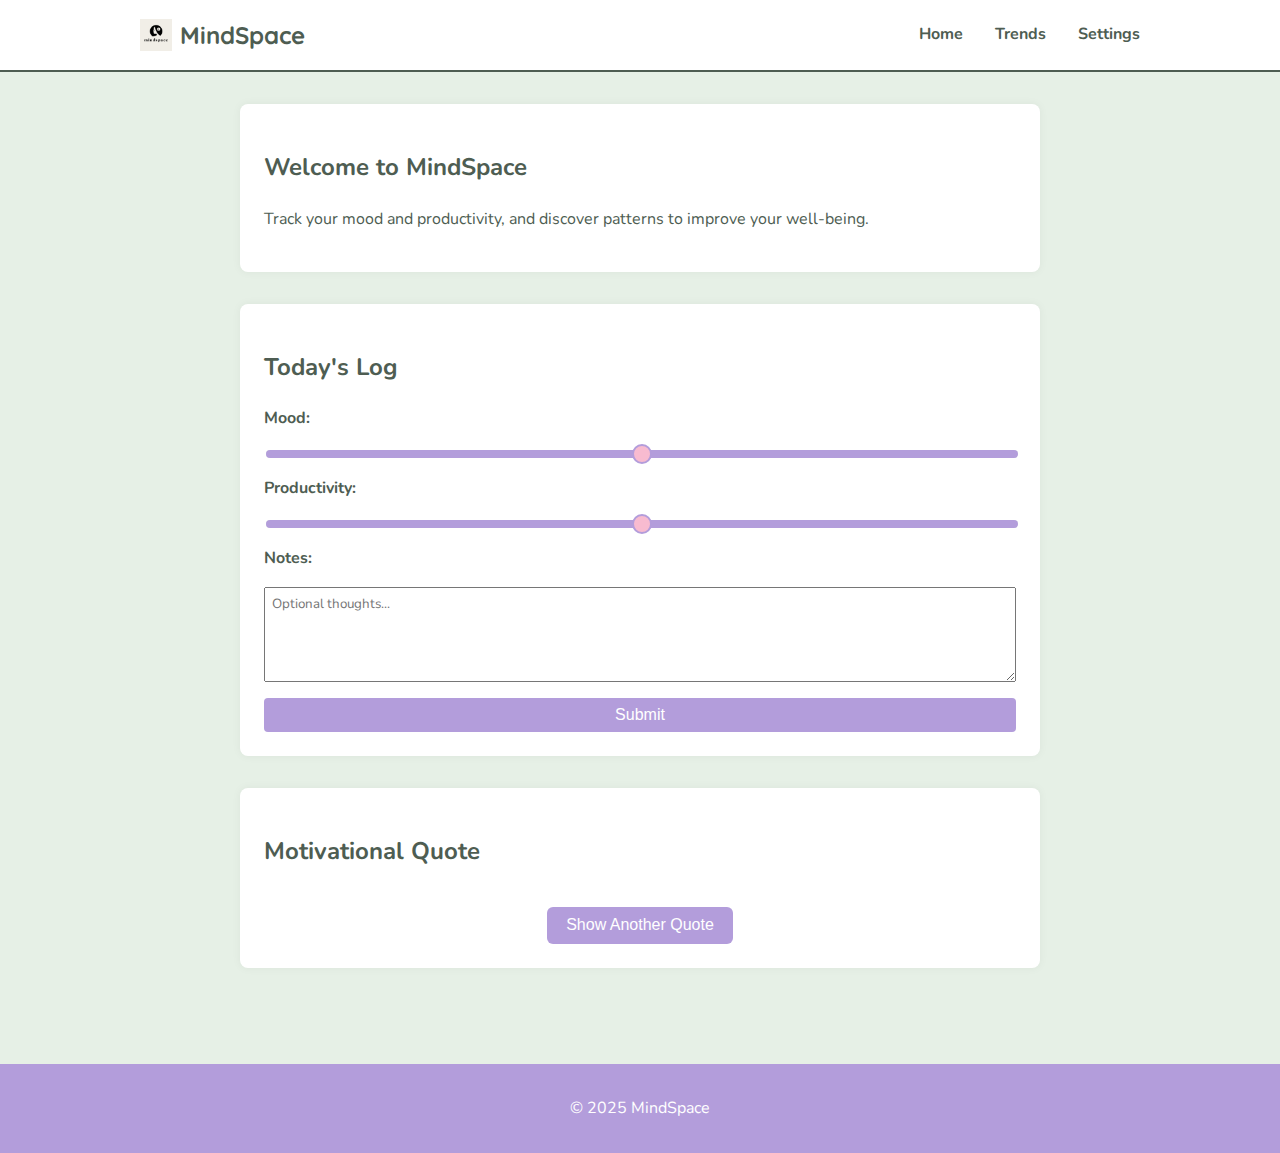
<file: index.html>
<!DOCTYPE html>
<html lang="en">

<head>
  <meta charset="UTF-8" />
  <meta name="viewport" content="width=device-width, initial-scale=1.0" />
  <title>MindSpace</title>
  <link rel="stylesheet" href="styles.css" />
  <script type="module" src="site-plan.js" defer></script>
</head>

<body>
  <header>
  <div class="header-container">
    <div class="brand">
      <img src="images/logo.png" alt="MindSpace Logo" />
      <h1>MindSpace</h1>
    </div>
    <nav>
  <a href="index.html">Home</a>
  <a href="trends.html">Trends</a>
      <a href="#">Settings</a>
    </nav>
  </div>
</header>

  <main>
    <section class="welcome">
      <h2>Welcome to MindSpace</h2>
      <p>Track your mood and productivity, and discover patterns to improve your well-being.</p>
    </section>

    <section class="log-form">
      <h2>Today's Log</h2>
      <form id="entryForm">
        <label for="mood">Mood:</label>
        <input type="range" id="mood" name="mood" min="1" max="5" required />

        <label for="productivity">Productivity:</label>
        <input type="range" id="productivity" name="productivity" min="1" max="5" required />

        <label for="notes">Notes:</label>
        <textarea id="notes" name="notes" placeholder="Optional thoughts..."></textarea>

        <button type="submit">Submit</button>
      </form>
    </section>

  <section class="quote">
  <h2>Motivational Quote</h2>
  <div class="quote-container">
  <div id="quote-box"></div>
  </div>
  <button onclick="showRandomQuote()">Show Another Quote</button>
</section>
  </main>

  <footer>
    <p>&copy; 2025 MindSpace</p>
  </footer>
</body>

</html>
</file>
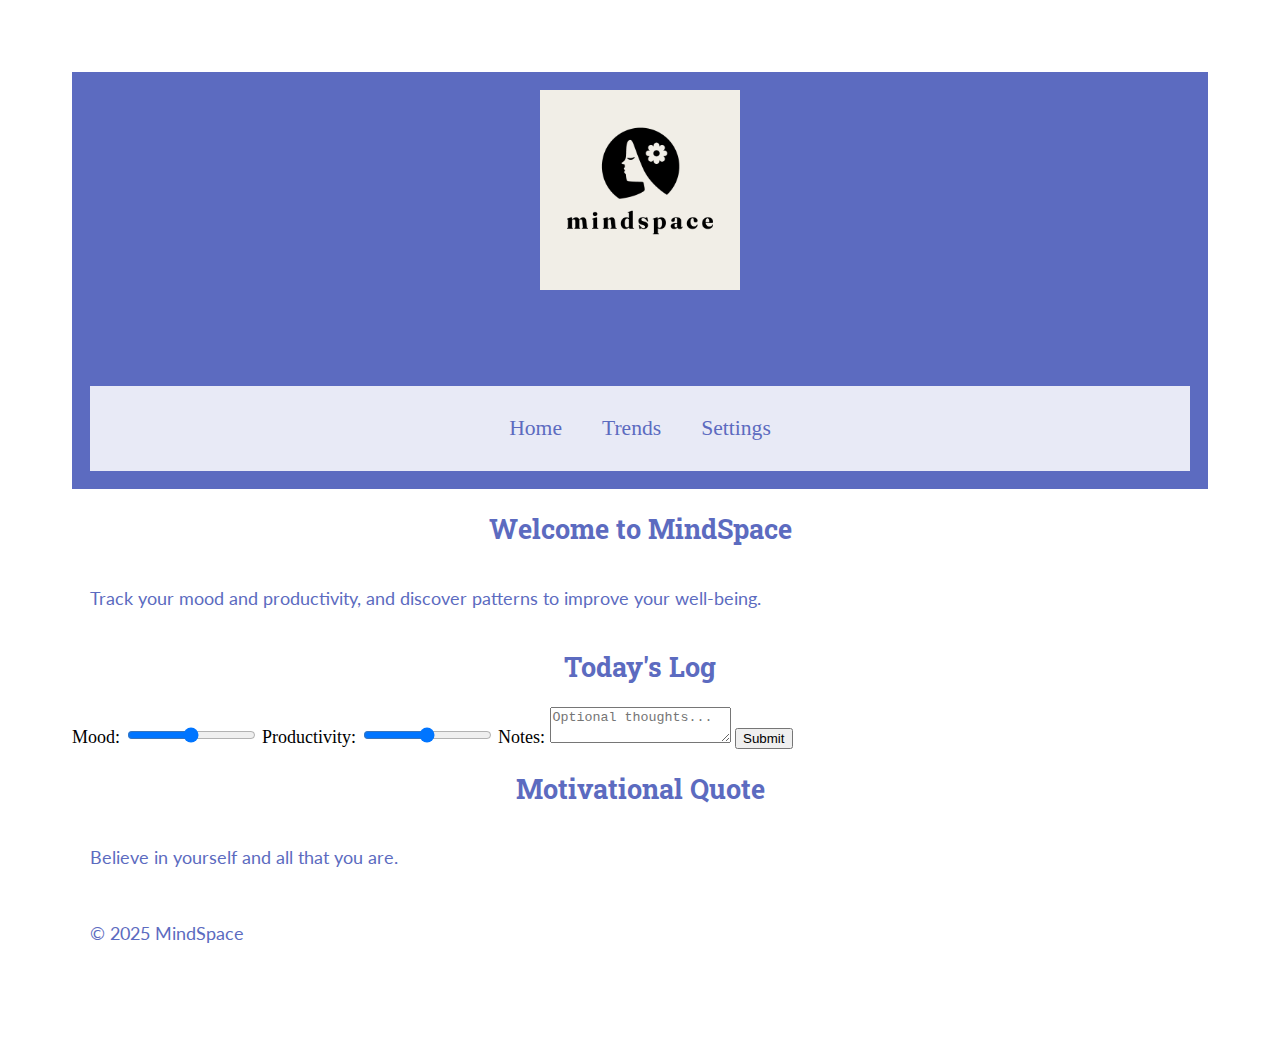
<file: site-plan.html>
<!DOCTYPE html>
<html lang="en">

<head>
  <meta charset="UTF-8" />
  <meta name="viewport" content="width=device-width, initial-scale=1.0" />
  <title>MindSpace</title>
  <link rel="stylesheet" href="site-plan.css" />
  <script type="module" src="site-plan.js" defer></script>
</head>

<body>
  <header>
  <div class="header-container">
    <div class="brand">
      <img src="logo.png" alt="MindSpace Logo" />
      <h1>MindSpace</h1>
    </div>
    <nav>
      <a href="#">Home</a>
      <a href="#">Trends</a>
      <a href="#">Settings</a>
    </nav>
  </div>
</header>

  <main>
    <section class="welcome">
      <h2>Welcome to MindSpace</h2>
      <p>Track your mood and productivity, and discover patterns to improve your well-being.</p>
    </section>

    <section class="log-form">
      <h2>Today's Log</h2>
      <form id="entryForm">
        <label for="mood">Mood:</label>
        <input type="range" id="mood" name="mood" min="1" max="5" required />

        <label for="productivity">Productivity:</label>
        <input type="range" id="productivity" name="productivity" min="1" max="5" required />

        <label for="notes">Notes:</label>
        <textarea id="notes" name="notes" placeholder="Optional thoughts..."></textarea>

        <button type="submit">Submit</button>
      </form>
    </section>

    <section class="quote">
      <h2>Motivational Quote</h2>
      <p id="quoteDisplay">"You are stronger than you think."</p>
    </section>
  </main>

  <footer>
    <p>&copy; 2025 MindSpace</p>
  </footer>
</body>

</html>
</file>
<file: styles.css>
/* Google Fonts */
@import url('https://fonts.googleapis.com/css2?family=Nunito:wght@400;600&family=Quicksand:wght@500;700&display=swap');

:root {
  /* Lavender and sage palette */
  --primary-color: #b39ddb;
  --secondary-color: #e6f0e6;
  --accent-color: #f8bbd0;
  --dark-color: #4e5d52;

  --heading-font: 'Quicksand', sans-serif;
  --body-font: 'Nunito', sans-serif;
}


/* Base styles */
body {
  font-family: var(--body-font);
  margin: 0;
  padding: 0;
  background-color: var(--secondary-color);
  color: var(--dark-color);
  line-height: 1.6;
}

/* Header and navigation layout */
header {
  background-color: white;
  border-bottom: 2px solid var(--dark-color);
  padding: 1em 0;
}

.header-container {
  display: flex;
  justify-content: space-between;
  align-items: center;
  max-width: 1000px;
  margin: 0 auto;
  padding: 0 1em;
}

.brand {
  display: flex;
  align-items: center;
  gap: 0.5em;
}

.brand img {
  height: 32px;
}

.brand h1 {
  font-family: var(--heading-font);
  font-size: 1.5em;
  margin: 0;
  color: var(--dark-color);
}

nav {
  display: flex;
  gap: 2em;
}

nav a {
  color: var(--dark-color);
  text-decoration: none;
  font-weight: bold;
  font-family: var(--body-font);
}

nav a:hover {
  color: var(--accent-color);
}

/* Main content layout */
main {
  padding: 2em;
  max-width: 800px;
  margin: 0 auto;
}

section,
.welcome,
.log-form,
.quote {
  background: white;
  padding: 1.5em;
  margin-bottom: 2em;
  border-radius: 8px;
  box-shadow: 0 0 10px rgba(0, 0, 0, 0.05);
}

.quote-container {
  display: flex;
  flex-direction: column;
  align-items: center;
  gap: 1em;
  margin-top: 1em;
}

#quote-box img {
  width: 300px;
  max-width: 100%;
  height: auto;
  border-radius: 8px;
  box-shadow: 0 2px 8px rgba(0, 0, 0, 0.1);
}

.quote-container button {
  background-color: var(--primary-color);
  color: white;
  padding: 0.6em 1.2em;
  border: none;
  border-radius: 6px;
  font-size: 1em;
  cursor: pointer;
  transition: 0.3s ease;
}
.quote button {
  display: block;
  margin: 1em auto 0 auto;
  background-color: var(--primary-color);
  color: white;
  padding: 0.6em 1.2em;
  border: none;
  border-radius: 6px;
  font-size: 1em;
  cursor: pointer;
}

.quote button:hover {
  background-color: var(--accent-color);
  color: var(--dark-color);
}

.quote-container button:hover {
  background-color: var(--accent-color);
  color: var(--dark-color);
}

/* Forms */
form {
  display: flex;
  flex-direction: column;
  gap: 1em;
}

label {
  font-weight: bold;
}

input[type="range"] {
  width: 100%;
}

textarea {
  resize: vertical;
  min-height: 80px;
  padding: 0.5em;
  font-family: var(--body-font);
}

/* Buttons */
button {
  background-color: var(--primary-color);
  color: white;
  padding: 0.5em 1em;
  border: none;
  border-radius: 4px;
  font-size: 1em;
  cursor: pointer;
}

button:hover {
  background-color: var(--accent-color);
  color: var(--dark-color);
}

/* Time filter buttons */
.filter-buttons {
  display: flex;
  justify-content: center;
  gap: 1em;
  margin-bottom: 1em;
}

.filter-buttons button {
  background-color: var(--accent-color);
  color: var(--dark-color);
  border: none;
  padding: 0.5em 1em;
  border-radius: 4px;
  font-weight: bold;
  cursor: pointer;
}

.filter-buttons button:hover {
  background-color: var(--primary-color);
  color: white;
}

/* Graph placeholder */
.graph {
  height: 200px;
  background-color: var(--secondary-color);
  border: 2px dashed var(--primary-color);
  display: flex;
  align-items: center;
  justify-content: center;
  color: var(--dark-color);
  font-style: italic;
  margin-bottom: 2em;
}

/* Entry cards */
.entry-card {
  border: 1px solid var(--secondary-color);
  border-left: 4px solid var(--primary-color);
  padding: 1em;
  margin-bottom: 1em;
  background-color: white;
  border-radius: 4px;
}

.entry-card h3 {
  margin-top: 0;
  font-size: 1.1em;
  color: var(--primary-color);
}

.entry-card p {
  margin: 0.3em 0;
}

/* Tip of the day */
.tip-box {
  background-color: var(--accent-color);
  color: var(--dark-color);
  padding: 1em;
  border-radius: 6px;
  font-style: italic;
  box-shadow: 0 2px 4px rgba(0, 0, 0, 0.1);
}

/* Footer */
footer {
  text-align: center;
  padding: 1em;
  background-color: var(--primary-color);
  color: white;
  margin-top: 2em;
}

/* Responsive adjustments */
@media (max-width: 768px) {
  nav {
    flex-direction: column;
    align-items: flex-end;
    gap: 1em;
    margin-top: 1em;
  }

  .header-container {
    flex-direction: column;
    align-items: flex-start;
  }

  main {
    padding: 1em;
  }

}
/* Custom Slider Styling */
input[type="range"] {
  -webkit-appearance: none;
  width: 100%;
  height: 8px;
  background: var(--secondary-color);
  border-radius: 4px;
  outline: none;
  transition: background 0.3s ease;
  cursor: pointer;
}

/* WebKit browsers (Chrome, Safari) */
input[type="range"]::-webkit-slider-runnable-track {
  height: 8px;
  background: var(--primary-color); /* lavender track */
  border-radius: 4px;
}

input[type="range"]::-webkit-slider-thumb {
  -webkit-appearance: none;
  height: 20px;
  width: 20px;
  border-radius: 50%;
  background: var(--accent-color); /* pinkish thumb */
  border: 2px solid var(--primary-color);
  margin-top: -6px; /* aligns the thumb with the track */
  transition: background 0.3s ease;
}
</file>
<file: site-plan.css>
/* Google Fonts: Roboto Slab for headings, Lato for body */
@import url("https://fonts.googleapis.com/css2?family=Roboto+Slab&family=Lato&display=swap");

:root {
  /* Updated color palette */
  --primary-color: #5c6bc0;
  --secondary-color: #e8eaf6;
  --accent1-color: #ffb74d;
  --accent2-color: #263238;

  /* Font family */
  --heading-font: "Roboto Slab", serif;
  --paragraph-font: "Lato", Helvetica, sans-serif;

  /* Derived styles */
  --headline-color-on-white: var(--primary-color);
  --headline-color-on-color: white;
  --paragraph-color-on-white: var(--primary-color);
  --paragraph-color-on-color: white;
  --paragraph-background-color: var(--primary-color);
  --nav-link-color: var(--primary-color);
  --nav-background-color: var(--secondary-color);
  --nav-hover-link-color: white;
  --nav-hover-background-color: var(--primary-color);
}

/* Layout */
body {
  max-width: 1200px;
  margin: 0 auto;
  padding: 4em;
  font-size: 18px;
}
img {
  display: block;
  margin: 0 auto;
}

/* Headings */
h1, h2, h3, h4, h5, h6 {
  font-family: var(--heading-font);
  color: var(--headline-color-on-white);
}
h2 {
  text-align: center;
}

/* Horizontal Rule */
hr {
  height: 3px;
  margin: 35px 0;
  background: var(--accent1-color);
}

/* Header */
header {
  padding: 1em;
  text-align: center;
  color: var(--paragraph-color-on-color);
  background-color: var(--paragraph-background-color);
}
header > h1,
header > h2 {
  color: var(--headline-color-on-color);
}

/* Paragraphs */
p {
  font-family: var(--paragraph-font);
  color: var(--paragraph-color-on-white);
  padding: 1em;
}
p.colored {
  background-color: var(--paragraph-background-color);
  color: var(--paragraph-color-on-color);
}

/* Color Table */
.colors {
  width: 100%;
  min-width: 350px;
  margin: 30px auto;
  text-align: center;
}
.colors th {
  background-color: #999;
}
.colors td {
  width: 25%;
  height: 3em;
}
.primary {
  background-color: var(--primary-color);
}
.secondary {
  background-color: var(--secondary-color);
}
.accent1 {
  background-color: var(--accent1-color);
}
.accent2 {
  background-color: var(--accent2-color);
}

/* Navigation */
nav {
  background-color: var(--nav-background-color);
  line-height: 3em;
  text-align: center;
  font-size: 1.2em;
  display: flex;
  justify-content: center;
}
nav a {
  padding: 10px 20px;
  text-decoration: none;
}
nav a:link,
nav a:visited {
  color: var(--nav-link-color);
}
nav a:hover {
  color: var(--nav-hover-link-color);
  background-color: var(--nav-hover-background-color);
}

/* Sitemap grid (used if necessary) */
.sitemap {
  display: grid;
  justify-content: center;
  grid-template-columns: repeat(6, 15%);
  grid-template-rows: 3em 1.5em 1.5em 3em;
  grid-template-areas:
    ". . home home . ."
    ". . . top . ."
    ". left left right right ."
    "page2 page2 . . page3 page3";
}
.sitemap > div {
  text-align: center;
}
.sm-home {
  grid-area: home;
  background-color: #ccc;
  line-height: 3em;
}
.sm-page2 {
  grid-area: page2;
  background-color: #ccc;
  line-height: 3em;
}
.sm-page3 {
  grid-area: page3;
  background-color: #ccc;
  line-height: 3em;
}
.top {
  grid-area: top;
  border-left: 1px solid;
}
.left {
  grid-area: left;
  border-top: 1px solid;
  border-left: 1px solid;
}
.right {
  grid-area: right;
  border-top: 1px solid;
  border-right: 1px solid;
}
</file>
